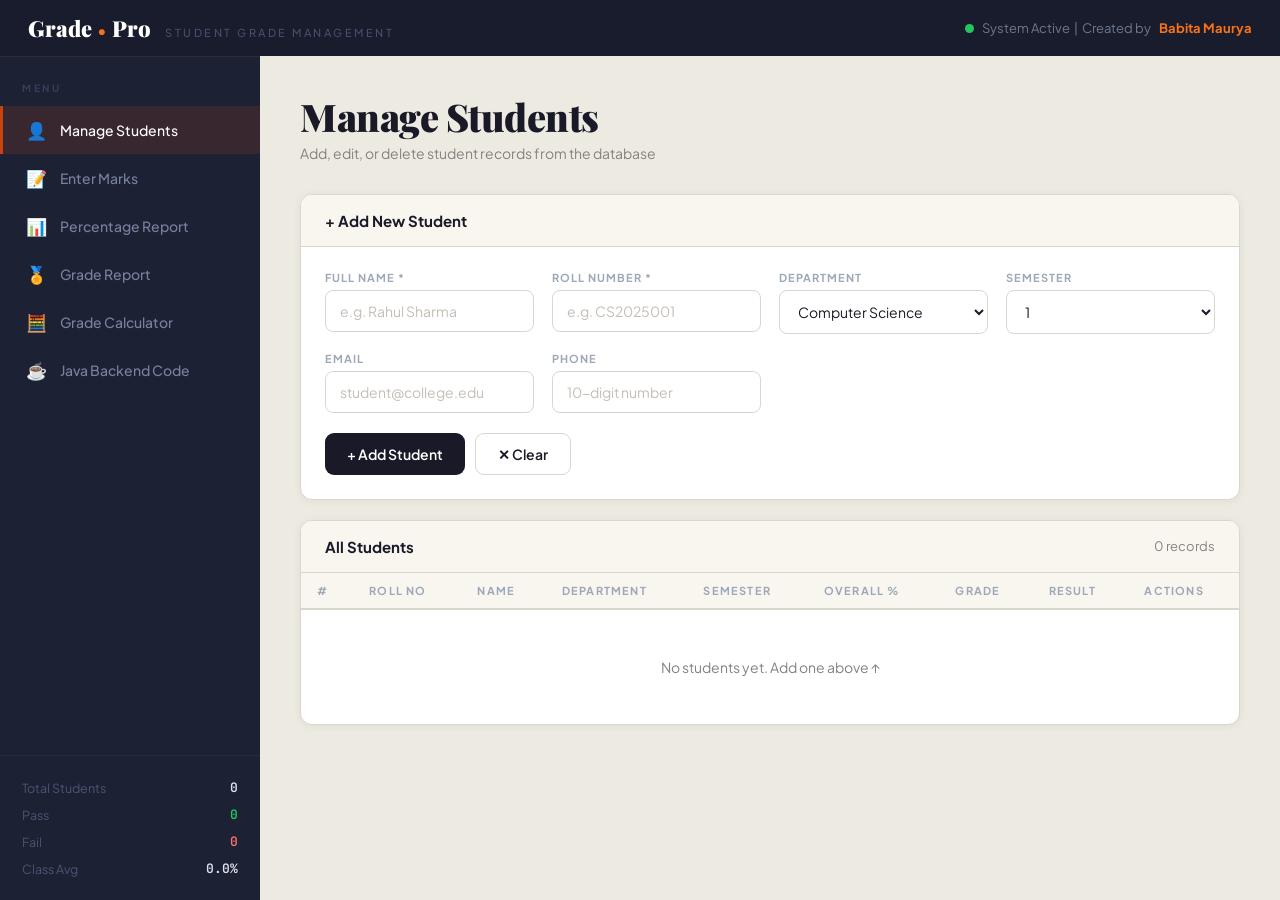
<file: index.html>
<!DOCTYPE html>
<html lang="en">
<head>
<meta charset="UTF-8">
<meta name="viewport" content="width=device-width,initial-scale=1.0">
<title>Manage Students | GradePro</title>
<link rel="stylesheet" href="style.css">
</head>
<body>

<!-- TOPBAR -->
<div class="topbar">
  <a class="logo" href="index.html">
    <span class="logo-grade">Grade</span>
    <span class="logo-dot">•</span>
    <span class="logo-pro">Pro</span>
    <span class="logo-sub">Student Grade Management</span>
  </a>
  <div class="topbar-r">
    <span class="sdot"></span>
      System Active &nbsp;|&nbsp; Created by <strong style="color:#f97316;font-weight:700">Babita Maurya</strong>
  </div>
</div>

<div class="layout">

<!-- SIDEBAR -->
<aside class="sidebar">
  <div class="sb-label">MENU</div>
  <a class="nav-link active" href="index.html"><span class="nav-icon">👤</span>Manage Students</a>
  <a class="nav-link" href="marks.html"><span class="nav-icon">📝</span>Enter Marks</a>
  <a class="nav-link" href="percentage.html"><span class="nav-icon">📊</span>Percentage Report</a>
  <a class="nav-link" href="grade.html"><span class="nav-icon">🏅</span>Grade Report</a>
  <a class="nav-link" href="calculator.html"><span class="nav-icon">🧮</span>Grade Calculator</a>
  <a class="nav-link" href="java.html"><span class="nav-icon">☕</span>Java Backend Code</a>
  <div class="sb-stats">
    <div class="sb-row"><span>Total Students</span><span class="sb-val" id="sb-total">0</span></div>
    <div class="sb-row"><span>Pass</span><span class="sb-val" style="color:#22c55e" id="sb-pass">0</span></div>
    <div class="sb-row"><span>Fail</span><span class="sb-val" style="color:#f87171" id="sb-fail">0</span></div>
    <div class="sb-row"><span>Class Avg</span><span class="sb-val" id="sb-avg">0%</span></div>
  </div>
</aside>

<!-- MAIN -->
<main class="main">
  <div class="ph">
    <h1>Manage Students</h1>
    <p>Add, edit, or delete student records from the database</p>
  </div>

  <!-- Add Student Card -->
  <div class="card">
    <div class="card-top"><h2>+ Add New Student</h2></div>
    <div class="card-body">
      <div class="form-grid">
        <div class="fg"><label>Full Name *</label><input id="n-name" type="text" placeholder="e.g. Rahul Sharma"></div>
        <div class="fg"><label>Roll Number *</label><input id="n-roll" type="text" placeholder="e.g. CS2025001"></div>
        <div class="fg"><label>Department</label>
          <select id="n-dept">
            <option>Computer Science</option><option>BCA</option><option>Data Science</option>
            <option>Cloud Computing</option><option>Printing Technology</option>
            <option>Electronics</option><option>Mechanical</option><option>Civil</option>
            <option>IT</option><option>Commerce</option><option>Arts</option>
          </select>
        </div>
        <div class="fg"><label>Semester</label>
          <select id="n-sem"><option>1</option><option>2</option><option>3</option><option>4</option><option>5</option><option>6</option><option>7</option><option>8</option></select>
        </div>
        <div class="fg"><label>Email</label><input id="n-email" type="email" placeholder="student@college.edu"></div>
        <div class="fg"><label>Phone</label><input id="n-phone" type="text" placeholder="10-digit number" maxlength="10"></div>
      </div>
      <div class="fa">
        <button class="btn btn-dark" onclick="addStu()">+ Add Student</button>
        <button class="btn btn-ghost" onclick="clearForm()">✕ Clear</button>
      </div>
    </div>
  </div>

  <!-- All Students Table -->
  <div class="card">
    <div class="card-top">
      <h2>All Students</h2>
      <span class="muted" id="stu-count" style="font-size:13px">0 records</span>
    </div>
    <div class="tw">
      <table>
        <thead><tr><th>#</th><th>Roll No</th><th>Name</th><th>Department</th><th>Semester</th><th>Overall %</th><th>Grade</th><th>Result</th><th>Actions</th></tr></thead>
        <tbody id="stu-tbody"></tbody>
      </table>
    </div>
  </div>

  <!-- Edit Card (hidden) -->
  <div class="card" id="edit-card" style="display:none">
    <div class="card-top">
      <h2>✏️ Edit Student</h2>
      <button class="btn btn-ghost" onclick="cancelEdit()" style="padding:7px 14px;font-size:13px">✕ Cancel</button>
    </div>
    <div class="card-body">
      <div class="form-grid">
        <div class="fg"><label>Full Name *</label><input id="e-name" type="text"></div>
        <div class="fg"><label>Roll (read-only)</label><input id="e-roll" type="text" readonly style="opacity:.45;cursor:not-allowed"></div>
        <div class="fg"><label>Department</label>
          <select id="e-dept">
            <option>Computer Science</option><option>BCA</option><option>Data Science</option>
            <option>Cloud Computing</option><option>Printing Technology</option>
            <option>Electronics</option><option>Mechanical</option><option>Civil</option>
            <option>IT</option><option>Commerce</option><option>Arts</option>
          </select>
        </div>
        <div class="fg"><label>Semester</label>
          <select id="e-sem"><option>1</option><option>2</option><option>3</option><option>4</option><option>5</option><option>6</option><option>7</option><option>8</option></select>
        </div>
        <div class="fg"><label>Email</label><input id="e-email" type="email"></div>
        <div class="fg"><label>Phone</label><input id="e-phone" type="text" maxlength="10"></div>
      </div>
      <div class="fa">
        <button class="btn btn-dark" onclick="saveEdit()">💾 Save Changes</button>
        <button class="btn btn-ghost" onclick="cancelEdit()">✕ Cancel</button>
      </div>
    </div>
  </div>

</main>
</div>

<div class="toast" id="toast"><span id="toast-icon">✓</span><span id="toast-msg"></span></div>

<script src="database.js"></script>
<script src="helpers.js"></script>
<script>
var editId = null;

window.onload = function() { renderTable(); updateSidebar(); };

function addStu() {
  var name=document.getElementById("n-name").value.trim();
  var roll=document.getElementById("n-roll").value.trim();
  if (!name) { showToast("Name required!","yellow"); return; }
  if (!roll)  { showToast("Roll number required!","yellow"); return; }
  if (db_rollExists(roll)) { showToast("Roll number already exists!","red"); return; }
  db_addStudent(name,roll,
    document.getElementById("n-dept").value,
    document.getElementById("n-sem").value,
    document.getElementById("n-email").value.trim(),
    document.getElementById("n-phone").value.trim()
  );
  clearForm(); renderTable(); updateSidebar();
  showToast(name+" added!","green");
}

function clearForm() {
  ["n-name","n-roll","n-email","n-phone"].forEach(function(id){ document.getElementById(id).value=""; });
}

function renderTable() {
  var list = db_getAllStudents();
  document.getElementById("stu-count").textContent = list.length+" records";
  var tb = document.getElementById("stu-tbody");
  if (!list.length) { tb.innerHTML='<tr class="empty-r"><td colspan="9">No students yet. Add one above ↑</td></tr>'; return; }
  var h="";
  for (var i=0;i<list.length;i++) {
    var s=list[i], sm=calc_summary(s.id);
    var gb='<div class="gp '+gradeClass(sm.grade)+'">'+sm.grade+'</div>';
    var rb=sm.result==="PASS"?'<span class="rb rb-p">PASS</span>':sm.result==="FAIL"?'<span class="rb rb-f">FAIL</span>':'<span class="muted">—</span>';
    var pb=sm.pct>0?progressBar(sm.pct):'<span class="muted" style="font-size:12px">No marks</span>';
    h+='<tr>'
      +'<td class="muted">'+(i+1)+'</td>'
      +'<td><span class="mono bold blue">'+s.roll+'</span></td>'
      +'<td><strong>'+s.name+'</strong>'+(s.email?'<br><span class="muted" style="font-size:12px">'+s.email+'</span>':'')+'</td>'
      +'<td>'+s.dept+'</td>'
      +'<td style="text-align:center">Sem '+s.sem+'</td>'
      +'<td>'+pb+'</td>'
      +'<td>'+gb+'</td>'
      +'<td>'+rb+'</td>'
      +'<td><div style="display:flex;gap:5px;flex-wrap:wrap">'
        +'<button class="tb tb-edit" onclick="openEdit('+s.id+')">✏️ Edit</button>'
        +'<button class="tb tb-marks" onclick="goMarks('+s.id+')">📝 Marks</button>'
        +'<button class="tb tb-del" onclick="delStu('+s.id+')">🗑️ Del</button>'
      +'</div></td>'
      +'</tr>';
  }
  tb.innerHTML = h;
}

function openEdit(id) {
  var s=db_getStudentById(id); if(!s) return;
  editId=id;
  document.getElementById("e-name").value=s.name; document.getElementById("e-roll").value=s.roll;
  document.getElementById("e-dept").value=s.dept; document.getElementById("e-sem").value=s.sem;
  document.getElementById("e-email").value=s.email; document.getElementById("e-phone").value=s.phone;
  document.getElementById("edit-card").style.display="block";
  document.getElementById("edit-card").scrollIntoView({behavior:"smooth"});
}
function saveEdit() {
  var name=document.getElementById("e-name").value.trim();
  if (!name) { showToast("Name required!","yellow"); return; }
  db_updateStudent(editId,name,document.getElementById("e-dept").value,document.getElementById("e-sem").value,document.getElementById("e-email").value.trim(),document.getElementById("e-phone").value.trim());
  cancelEdit(); renderTable(); updateSidebar(); showToast("Student updated!","green");
}
function cancelEdit() { editId=null; document.getElementById("edit-card").style.display="none"; }

function delStu(id) {
  var s=db_getStudentById(id); if(!s) return;
  if (!confirm("Delete "+s.name+"?\nAll marks will also be deleted.")) return;
  db_deleteStudent(id); renderTable(); updateSidebar(); showToast(s.name+" deleted.","red");
}
function goMarks(id) { window.location.href="marks.html?id="+id; }
</script>
</body>
</html>
</file>
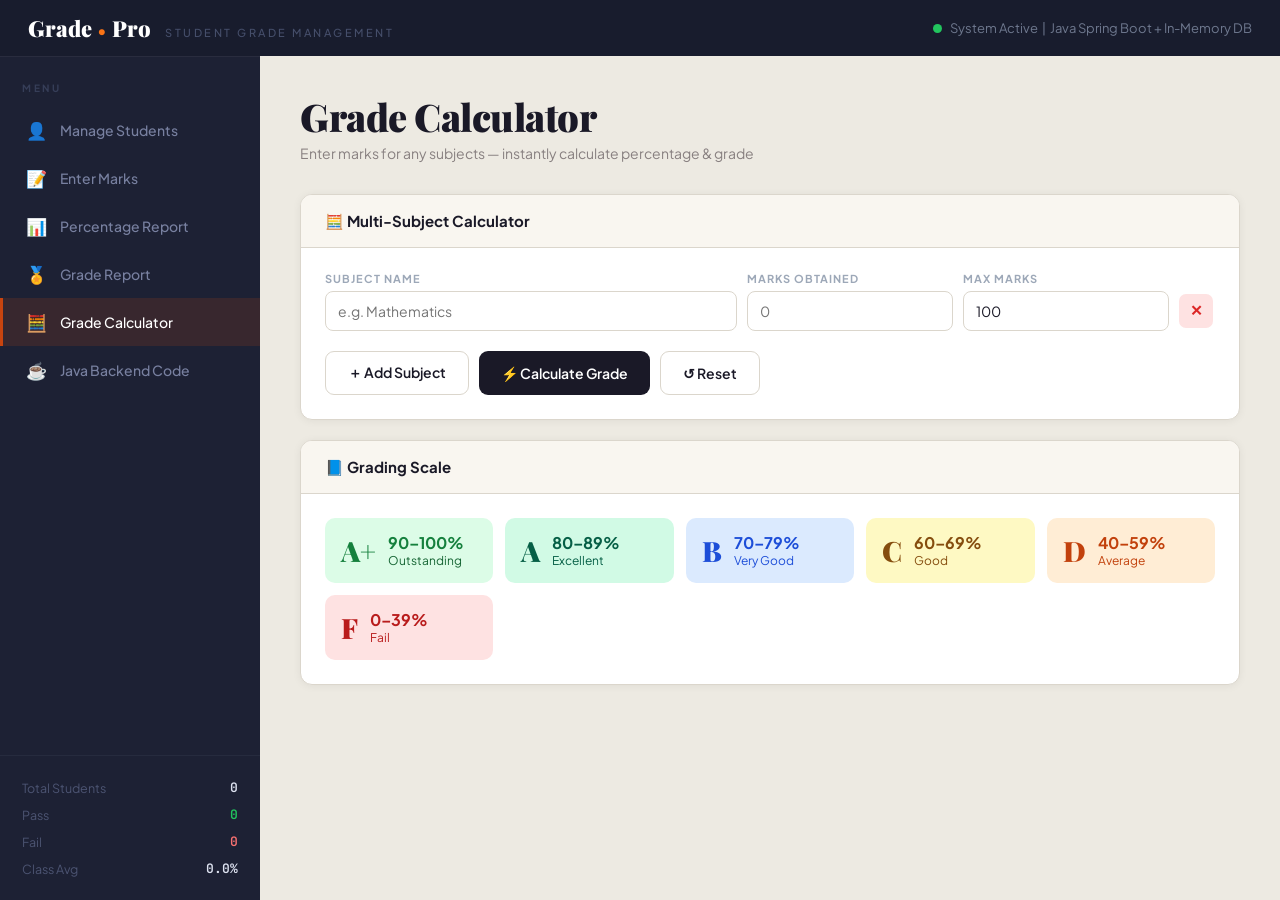
<file: calculator.html>
<!DOCTYPE html>
<html lang="en">
<head>
<meta charset="UTF-8">
<meta name="viewport" content="width=device-width,initial-scale=1.0">
<title>Grade Calculator | GradePro</title>
<link rel="stylesheet" href="style.css">
</head>
<body>

<div class="topbar">
  <a class="logo" href="index.html"><span class="logo-grade">Grade</span><span class="logo-dot">•</span><span class="logo-pro">Pro</span><span class="logo-sub">Student Grade Management</span></a>
  <div class="topbar-r"><span class="sdot"></span>System Active &nbsp;|&nbsp; Java Spring Boot + In-Memory DB</div>
</div>

<div class="layout">
<aside class="sidebar">
  <div class="sb-label">MENU</div>
  <a class="nav-link" href="index.html"><span class="nav-icon">👤</span>Manage Students</a>
  <a class="nav-link" href="marks.html"><span class="nav-icon">📝</span>Enter Marks</a>
  <a class="nav-link" href="percentage.html"><span class="nav-icon">📊</span>Percentage Report</a>
  <a class="nav-link" href="grade.html"><span class="nav-icon">🏅</span>Grade Report</a>
  <a class="nav-link active" href="calculator.html"><span class="nav-icon">🧮</span>Grade Calculator</a>
  <a class="nav-link" href="java.html"><span class="nav-icon">☕</span>Java Backend Code</a>
  <div class="sb-stats">
    <div class="sb-row"><span>Total Students</span><span class="sb-val" id="sb-total">0</span></div>
    <div class="sb-row"><span>Pass</span><span class="sb-val" style="color:#22c55e" id="sb-pass">0</span></div>
    <div class="sb-row"><span>Fail</span><span class="sb-val" style="color:#f87171" id="sb-fail">0</span></div>
    <div class="sb-row"><span>Class Avg</span><span class="sb-val" id="sb-avg">0%</span></div>
  </div>
</aside>

<main class="main">
  <div class="ph"><h1>Grade Calculator</h1><p>Enter marks for any subjects — instantly calculate percentage &amp; grade</p></div>

  <div class="card">
    <div class="card-top"><h2>🧮 Multi-Subject Calculator</h2></div>
    <div class="card-body">
      <div class="cr" style="margin-bottom:6px">
        <div style="font-size:11px;font-weight:700;text-transform:uppercase;letter-spacing:1px;color:#9da8b8">Subject Name</div>
        <div style="font-size:11px;font-weight:700;text-transform:uppercase;letter-spacing:1px;color:#9da8b8">Marks Obtained</div>
        <div style="font-size:11px;font-weight:700;text-transform:uppercase;letter-spacing:1px;color:#9da8b8">Max Marks</div>
        <div></div>
      </div>
      <div id="cr-rows"></div>
      <div class="fa">
        <button class="btn btn-ghost" onclick="addRow()">＋ Add Subject</button>
        <button class="btn btn-dark" onclick="calculate()">⚡ Calculate Grade</button>
        <button class="btn btn-ghost" onclick="resetAll()">↺ Reset</button>
      </div>
      <div class="res-box" id="res-box">
        <div style="display:flex;gap:32px;align-items:flex-start;flex-wrap:wrap">
          <div>
            <div style="font-size:11px;text-transform:uppercase;letter-spacing:1.5px;color:#6070a0;margin-bottom:6px">Overall Grade</div>
            <div class="res-g" id="res-g">A</div>
            <span class="res-t" id="res-t"></span>
          </div>
          <div style="flex:1">
            <div class="res-p" id="res-p">0%</div>
            <div class="res-m" id="res-m"></div>
          </div>
        </div>
      </div>
    </div>
  </div>

  <div class="card">
    <div class="card-top"><h2>📘 Grading Scale</h2></div>
    <div class="card-body">
      <div class="scale-grid">
        <div class="scale-box" style="background:#dcfce7"><span class="scale-ltr" style="color:#15803d">A+</span><div><div style="font-weight:700;color:#15803d">90–100%</div><div style="font-size:12px;color:#166534">Outstanding</div></div></div>
        <div class="scale-box" style="background:#d1fae5"><span class="scale-ltr" style="color:#065f46">A</span><div><div style="font-weight:700;color:#065f46">80–89%</div><div style="font-size:12px;color:#065f46">Excellent</div></div></div>
        <div class="scale-box" style="background:#dbeafe"><span class="scale-ltr" style="color:#1d4ed8">B</span><div><div style="font-weight:700;color:#1d4ed8">70–79%</div><div style="font-size:12px;color:#1d4ed8">Very Good</div></div></div>
        <div class="scale-box" style="background:#fef9c3"><span class="scale-ltr" style="color:#854d0e">C</span><div><div style="font-weight:700;color:#854d0e">60–69%</div><div style="font-size:12px;color:#854d0e">Good</div></div></div>
        <div class="scale-box" style="background:#ffedd5"><span class="scale-ltr" style="color:#c2410c">D</span><div><div style="font-weight:700;color:#c2410c">40–59%</div><div style="font-size:12px;color:#c2410c">Average</div></div></div>
        <div class="scale-box" style="background:#fee2e2"><span class="scale-ltr" style="color:#b91c1c">F</span><div><div style="font-weight:700;color:#b91c1c">0–39%</div><div style="font-size:12px;color:#b91c1c">Fail</div></div></div>
      </div>
    </div>
  </div>
</main>
</div>

<div class="toast" id="toast"><span id="toast-icon">✓</span><span id="toast-msg"></span></div>
<script src="database.js"></script>
<script src="helpers.js"></script>
<script>
var rn=0;
window.onload=function(){ updateSidebar(); addRow(); };

function addRow(){
  var id=rn++, d=document.createElement("div");
  d.className="cr"; d.id="cr-"+id;
  d.innerHTML='<input type="text" id="cs-'+id+'" placeholder="e.g. Mathematics">'
    +'<input type="number" id="co-'+id+'" placeholder="0" min="0">'
    +'<input type="number" id="cm-'+id+'" value="100" min="1">'
    +'<button class="cr-rm" onclick="rmRow('+id+')">✕</button>';
  document.getElementById("cr-rows").appendChild(d);
}
function rmRow(id){
  var el=document.getElementById("cr-"+id); if(el) el.remove();
  document.getElementById("res-box").classList.remove("show");
}
function calculate(){
  var rows=document.querySelectorAll("#cr-rows .cr");
  if(!rows.length){showToast("Add at least one subject!","yellow");return;}
  var tO=0,tM=0,meta="",valid=0;
  for(var i=0;i<rows.length;i++){
    var rid=rows[i].id.replace("cr-","");
    var sub=(document.getElementById("cs-"+rid)||{value:""}).value||("Subject "+(i+1));
    var oEl=document.getElementById("co-"+rid), mEl=document.getElementById("cm-"+rid);
    if(!oEl||oEl.value==="") continue;
    var obt=parseFloat(oEl.value), mx=parseFloat(mEl.value)||100;
    if(isNaN(obt)||obt<0){showToast("Invalid marks in row "+(i+1),"red");return;}
    if(obt>mx){showToast(sub+": marks exceed max!","yellow");return;}
    var sp=calc_pct(obt,mx), sg=calc_grade(sp);
    tO+=obt; tM+=mx; valid++;
    meta+=sub+": "+obt+"/"+mx+' = <strong style="color:#fff">'+sp+'%</strong> ('+sg+')<br>';
  }
  if(!valid){showToast("Enter marks first!","yellow");return;}
  var pct=calc_pct(tO,tM), gr=calc_grade(pct);
  var tags={"A+":["Outstanding 🌟","#dcfce7","#15803d"],"A":["Excellent 🎯","#d1fae5","#065f46"],"B":["Very Good 👍","#dbeafe","#1d4ed8"],"C":["Good 📖","#fef9c3","#854d0e"],"D":["Average ⚠️","#ffedd5","#c2410c"],"F":["Failed ✗","#fee2e2","#b91c1c"]};
  var t=tags[gr]||["","#eee","#333"];
  document.getElementById("res-g").textContent=gr;
  document.getElementById("res-p").textContent=pct+"% Overall";
  document.getElementById("res-m").innerHTML=meta+"<br>Total: "+tO+" / "+tM;
  var tag=document.getElementById("res-t"); tag.textContent=t[0]; tag.style.background=t[1]; tag.style.color=t[2];
  document.getElementById("res-box").classList.add("show");
  document.getElementById("res-box").scrollIntoView({behavior:"smooth"});
}
function resetAll(){ document.getElementById("cr-rows").innerHTML=""; document.getElementById("res-box").classList.remove("show"); rn=0; addRow(); }
</script>
</body>
</html>
</file>
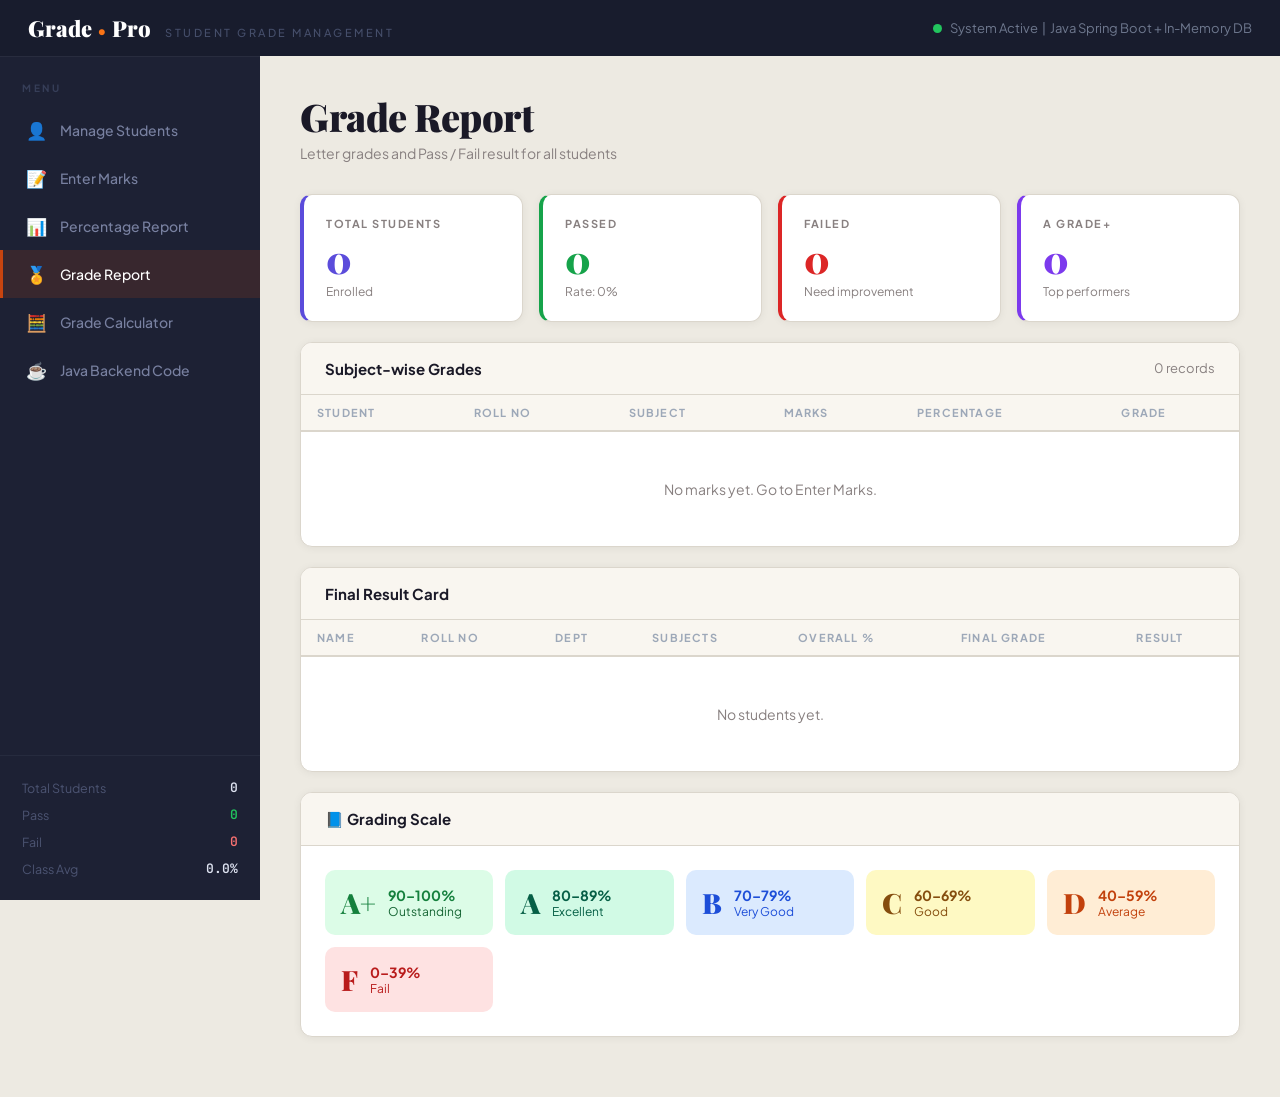
<file: grade.html>
<!DOCTYPE html>
<html lang="en">
<head>
<meta charset="UTF-8">
<meta name="viewport" content="width=device-width,initial-scale=1.0">
<title>Grade Report | GradePro</title>
<link rel="stylesheet" href="style.css">
</head>
<body>

<div class="topbar">
  <a class="logo" href="index.html"><span class="logo-grade">Grade</span><span class="logo-dot">•</span><span class="logo-pro">Pro</span><span class="logo-sub">Student Grade Management</span></a>
  <div class="topbar-r"><span class="sdot"></span>System Active &nbsp;|&nbsp; Java Spring Boot + In-Memory DB</div>
</div>

<div class="layout">
<aside class="sidebar">
  <div class="sb-label">MENU</div>
  <a class="nav-link" href="index.html"><span class="nav-icon">👤</span>Manage Students</a>
  <a class="nav-link" href="marks.html"><span class="nav-icon">📝</span>Enter Marks</a>
  <a class="nav-link" href="percentage.html"><span class="nav-icon">📊</span>Percentage Report</a>
  <a class="nav-link active" href="grade.html"><span class="nav-icon">🏅</span>Grade Report</a>
  <a class="nav-link" href="calculator.html"><span class="nav-icon">🧮</span>Grade Calculator</a>
  <a class="nav-link" href="java.html"><span class="nav-icon">☕</span>Java Backend Code</a>
  <div class="sb-stats">
    <div class="sb-row"><span>Total Students</span><span class="sb-val" id="sb-total">0</span></div>
    <div class="sb-row"><span>Pass</span><span class="sb-val" style="color:#22c55e" id="sb-pass">0</span></div>
    <div class="sb-row"><span>Fail</span><span class="sb-val" style="color:#f87171" id="sb-fail">0</span></div>
    <div class="sb-row"><span>Class Avg</span><span class="sb-val" id="sb-avg">0%</span></div>
  </div>
</aside>

<main class="main">
  <div class="ph"><h1>Grade Report</h1><p>Letter grades and Pass / Fail result for all students</p></div>

  <div class="stat-grid" id="grade-stats"></div>

  <div class="card">
    <div class="card-top"><h2>Subject-wise Grades</h2><span class="muted" id="g-cnt" style="font-size:13px">0 records</span></div>
    <div class="tw">
      <table>
        <thead><tr><th>Student</th><th>Roll No</th><th>Subject</th><th>Marks</th><th>Percentage</th><th>Grade</th></tr></thead>
        <tbody id="g-tbody"></tbody>
      </table>
    </div>
  </div>

  <div class="card">
    <div class="card-top"><h2>Final Result Card</h2></div>
    <div class="tw">
      <table>
        <thead><tr><th>Name</th><th>Roll No</th><th>Dept</th><th>Subjects</th><th>Overall %</th><th>Final Grade</th><th>Result</th></tr></thead>
        <tbody id="r-tbody"></tbody>
      </table>
    </div>
  </div>

  <!-- Grading Scale -->
  <div class="card">
    <div class="card-top"><h2>📘 Grading Scale</h2></div>
    <div class="card-body">
      <div class="scale-grid">
        <div class="scale-box" style="background:#dcfce7"><span class="scale-ltr" style="color:#15803d">A+</span><div><div style="font-weight:700;color:#15803d;font-size:14px">90–100%</div><div style="font-size:12px;color:#166534">Outstanding</div></div></div>
        <div class="scale-box" style="background:#d1fae5"><span class="scale-ltr" style="color:#065f46">A</span><div><div style="font-weight:700;color:#065f46;font-size:14px">80–89%</div><div style="font-size:12px;color:#065f46">Excellent</div></div></div>
        <div class="scale-box" style="background:#dbeafe"><span class="scale-ltr" style="color:#1d4ed8">B</span><div><div style="font-weight:700;color:#1d4ed8;font-size:14px">70–79%</div><div style="font-size:12px;color:#1d4ed8">Very Good</div></div></div>
        <div class="scale-box" style="background:#fef9c3"><span class="scale-ltr" style="color:#854d0e">C</span><div><div style="font-weight:700;color:#854d0e;font-size:14px">60–69%</div><div style="font-size:12px;color:#854d0e">Good</div></div></div>
        <div class="scale-box" style="background:#ffedd5"><span class="scale-ltr" style="color:#c2410c">D</span><div><div style="font-weight:700;color:#c2410c;font-size:14px">40–59%</div><div style="font-size:12px;color:#c2410c">Average</div></div></div>
        <div class="scale-box" style="background:#fee2e2"><span class="scale-ltr" style="color:#b91c1c">F</span><div><div style="font-weight:700;color:#b91c1c;font-size:14px">0–39%</div><div style="font-size:12px;color:#b91c1c">Fail</div></div></div>
      </div>
    </div>
  </div>
</main>
</div>

<div class="toast" id="toast"><span id="toast-icon">✓</span><span id="toast-msg"></span></div>
<script src="database.js"></script>
<script src="helpers.js"></script>
<script>
window.onload=function(){ updateSidebar(); renderGStats(); renderGrades(); renderResults(); };

function sc(l,v,s,c){return '<div class="stat-card" style="--sc:'+c+'"><div class="sc-lbl">'+l+'</div><div class="sc-val">'+v+'</div><div class="sc-sub">'+s+'</div></div>';}

function renderGStats(){
  var list=db_getAllStudents(),total=list.length,pass=0,fail=0,aGr=0;
  for(var i=0;i<list.length;i++){var sm=calc_summary(list[i].id);if(sm.result==="PASS")pass++;if(sm.result==="FAIL")fail++;if(sm.grade==="A"||sm.grade==="A+")aGr++;}
  var rate=total?Math.round((pass/total)*100):0;
  document.getElementById("grade-stats").innerHTML=
    sc("Total Students",total,"Enrolled","#5b4cdb")+
    sc("Passed",pass,"Rate: "+rate+"%","#16a34a")+
    sc("Failed",fail,"Need improvement","#dc2626")+
    sc("A Grade+",aGr,"Top performers","#7c3aed");
}
function renderGrades(){
  var g=db_getAllGrades(),tb=document.getElementById("g-tbody");
  document.getElementById("g-cnt").textContent=g.length+" records";
  if(!g.length){tb.innerHTML='<tr class="empty-r"><td colspan="6">No marks yet. Go to Enter Marks.</td></tr>';return;}
  var h="";
  for(var i=0;i<g.length;i++){
    var r=g[i],s=db_getStudentById(r.studentId),pct=calc_pct(r.marks,r.max),gr=calc_grade(pct),c=pctColor(pct);
    h+='<tr><td><strong>'+(s?s.name:"—")+'</strong></td><td><span class="mono bold blue">'+(s?s.roll:"—")+'</span></td><td>'+r.subject+'</td><td class="mono bold">'+r.marks+'/'+r.max+'</td><td style="color:'+c+';font-weight:700;font-family:JetBrains Mono,monospace">'+pct+'%</td><td><div class="gp '+gradeClass(gr)+'">'+gr+'</div></td></tr>';
  }
  tb.innerHTML=h;
}
function renderResults(){
  var list=db_getAllStudents(),tb=document.getElementById("r-tbody");
  if(!list.length){tb.innerHTML='<tr class="empty-r"><td colspan="7">No students yet.</td></tr>';return;}
  var h="";
  for(var i=0;i<list.length;i++){
    var s=list[i],gs=db_getGradesByStudentId(s.id),sm=calc_summary(s.id);
    var gb='<div class="gp '+gradeClass(sm.grade)+'">'+sm.grade+'</div>';
    var rb=sm.result==="PASS"?'<span class="rb rb-p">✓ PASS</span>':sm.result==="FAIL"?'<span class="rb rb-f">✗ FAIL</span>':'<span class="muted">—</span>';
    h+='<tr><td><strong>'+s.name+'</strong></td><td><span class="mono bold blue">'+s.roll+'</span></td><td class="muted">'+s.dept+'</td><td class="mono" style="text-align:center">'+gs.length+'</td><td>'+(sm.pct>0?progressBar(sm.pct):'<span class="muted">No marks</span>')+'</td><td>'+gb+'</td><td>'+rb+'</td></tr>';
  }
  tb.innerHTML=h;
}
</script>
</body>
</html>
</file>
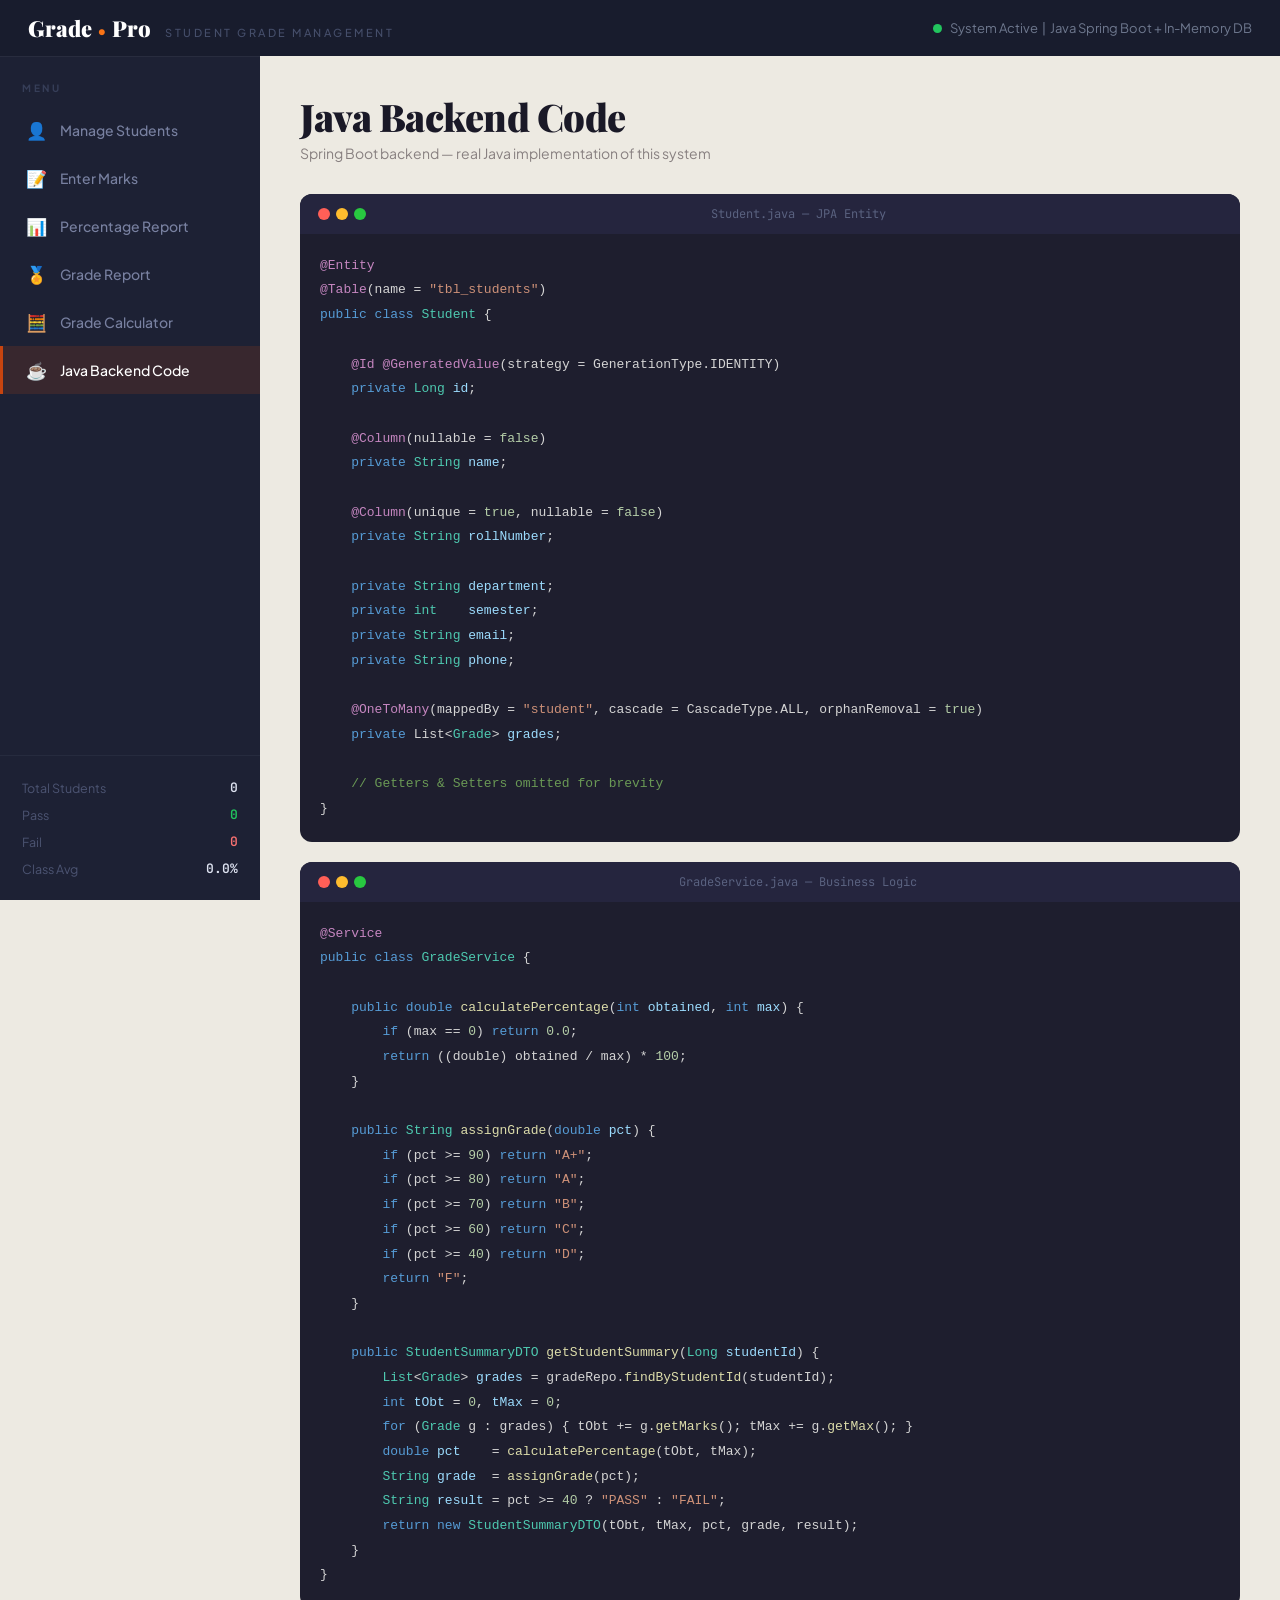
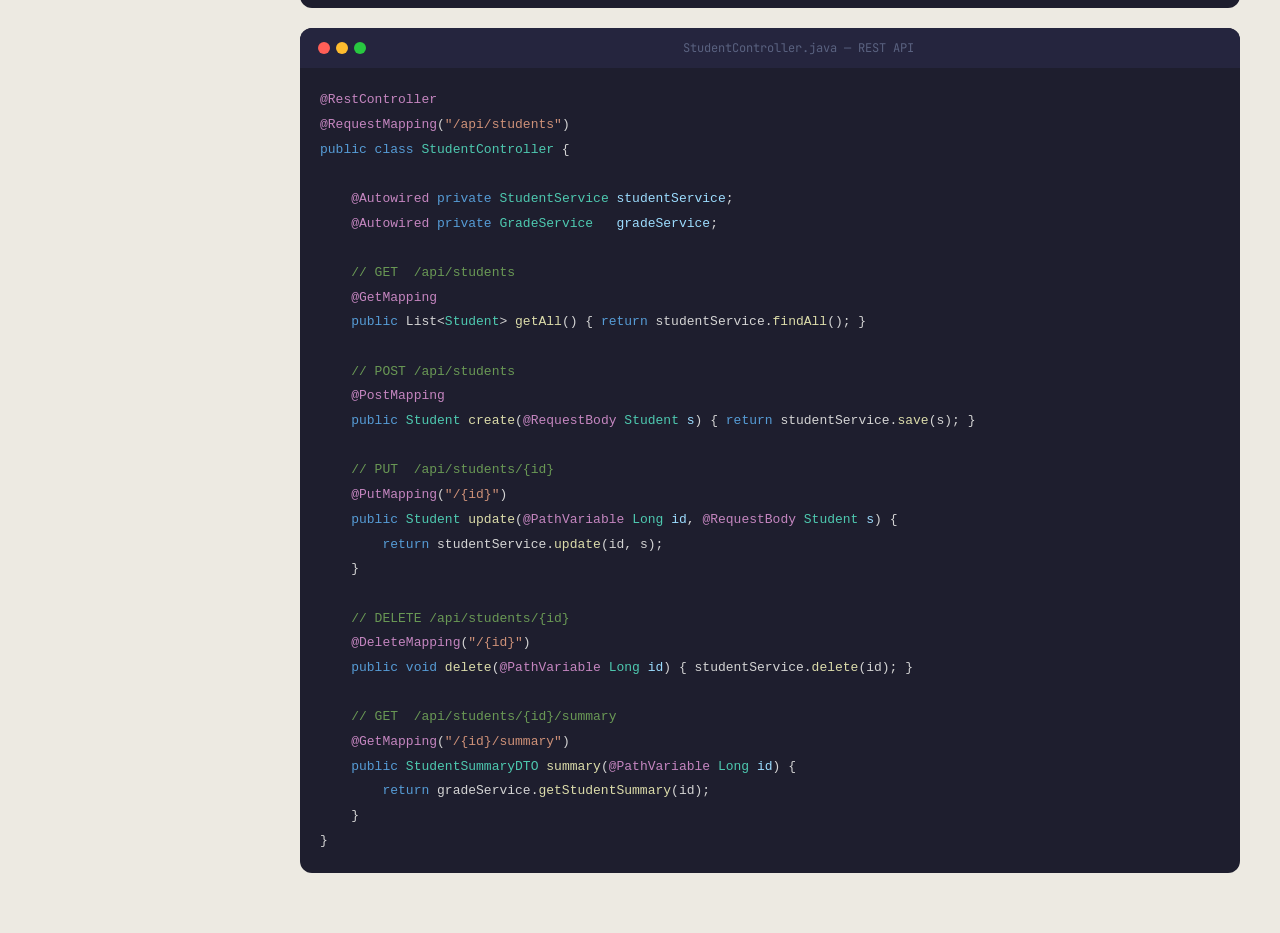
<file: java.html>
<!DOCTYPE html>
<html lang="en">
<head>
<meta charset="UTF-8">
<meta name="viewport" content="width=device-width,initial-scale=1.0">
<title>Java Backend Code | GradePro</title>
<link rel="stylesheet" href="style.css">
</head>
<body>

<div class="topbar">
  <a class="logo" href="index.html"><span class="logo-grade">Grade</span><span class="logo-dot">•</span><span class="logo-pro">Pro</span><span class="logo-sub">Student Grade Management</span></a>
  <div class="topbar-r"><span class="sdot"></span>System Active &nbsp;|&nbsp; Java Spring Boot + In-Memory DB</div>
</div>

<div class="layout">
<aside class="sidebar">
  <div class="sb-label">MENU</div>
  <a class="nav-link" href="index.html"><span class="nav-icon">👤</span>Manage Students</a>
  <a class="nav-link" href="marks.html"><span class="nav-icon">📝</span>Enter Marks</a>
  <a class="nav-link" href="percentage.html"><span class="nav-icon">📊</span>Percentage Report</a>
  <a class="nav-link" href="grade.html"><span class="nav-icon">🏅</span>Grade Report</a>
  <a class="nav-link" href="calculator.html"><span class="nav-icon">🧮</span>Grade Calculator</a>
  <a class="nav-link active" href="java.html"><span class="nav-icon">☕</span>Java Backend Code</a>
  <div class="sb-stats">
    <div class="sb-row"><span>Total Students</span><span class="sb-val" id="sb-total">0</span></div>
    <div class="sb-row"><span>Pass</span><span class="sb-val" style="color:#22c55e" id="sb-pass">0</span></div>
    <div class="sb-row"><span>Fail</span><span class="sb-val" style="color:#f87171" id="sb-fail">0</span></div>
    <div class="sb-row"><span>Class Avg</span><span class="sb-val" id="sb-avg">0%</span></div>
  </div>
</aside>

<main class="main">
  <div class="ph"><h1>Java Backend Code</h1><p>Spring Boot backend — real Java implementation of this system</p></div>

  <!-- Student.java -->
  <div class="code-panel">
    <div class="code-head">
      <div class="code-dots"><div class="code-dot" style="background:#ff5f57"></div><div class="code-dot" style="background:#febc2e"></div><div class="code-dot" style="background:#28c840"></div></div>
      <div class="code-title">Student.java — JPA Entity</div>
    </div>
    <div class="code-body"><pre style="color:#d4d4d4;white-space:pre-wrap"><span class="jp">@Entity</span>
<span class="jp">@Table</span>(name = <span class="js">"tbl_students"</span>)
<span class="jk">public class</span> <span class="jt">Student</span> {

    <span class="jp">@Id</span> <span class="jp">@GeneratedValue</span>(strategy = GenerationType.IDENTITY)
    <span class="jk">private</span> <span class="jt">Long</span> <span class="jv">id</span>;

    <span class="jp">@Column</span>(nullable = <span class="jn">false</span>)
    <span class="jk">private</span> <span class="jt">String</span> <span class="jv">name</span>;

    <span class="jp">@Column</span>(unique = <span class="jn">true</span>, nullable = <span class="jn">false</span>)
    <span class="jk">private</span> <span class="jt">String</span> <span class="jv">rollNumber</span>;

    <span class="jk">private</span> <span class="jt">String</span> <span class="jv">department</span>;
    <span class="jk">private</span> <span class="jt">int</span>    <span class="jv">semester</span>;
    <span class="jk">private</span> <span class="jt">String</span> <span class="jv">email</span>;
    <span class="jk">private</span> <span class="jt">String</span> <span class="jv">phone</span>;

    <span class="jp">@OneToMany</span>(mappedBy = <span class="js">"student"</span>, cascade = CascadeType.ALL, orphanRemoval = <span class="jn">true</span>)
    <span class="jk">private</span> List&lt;<span class="jt">Grade</span>&gt; <span class="jv">grades</span>;

    <span class="jc">// Getters &amp; Setters omitted for brevity</span>
}</pre></div>
  </div>

  <!-- GradeService.java -->
  <div class="code-panel">
    <div class="code-head">
      <div class="code-dots"><div class="code-dot" style="background:#ff5f57"></div><div class="code-dot" style="background:#febc2e"></div><div class="code-dot" style="background:#28c840"></div></div>
      <div class="code-title">GradeService.java — Business Logic</div>
    </div>
    <div class="code-body"><pre style="color:#d4d4d4;white-space:pre-wrap"><span class="jp">@Service</span>
<span class="jk">public class</span> <span class="jt">GradeService</span> {

    <span class="jk">public double</span> <span class="jm">calculatePercentage</span>(<span class="jk">int</span> <span class="jv">obtained</span>, <span class="jk">int</span> <span class="jv">max</span>) {
        <span class="jk">if</span> (max == <span class="jn">0</span>) <span class="jk">return</span> <span class="jn">0.0</span>;
        <span class="jk">return</span> ((double) obtained / max) * <span class="jn">100</span>;
    }

    <span class="jk">public</span> <span class="jt">String</span> <span class="jm">assignGrade</span>(<span class="jk">double</span> <span class="jv">pct</span>) {
        <span class="jk">if</span> (pct &gt;= <span class="jn">90</span>) <span class="jk">return</span> <span class="js">"A+"</span>;
        <span class="jk">if</span> (pct &gt;= <span class="jn">80</span>) <span class="jk">return</span> <span class="js">"A"</span>;
        <span class="jk">if</span> (pct &gt;= <span class="jn">70</span>) <span class="jk">return</span> <span class="js">"B"</span>;
        <span class="jk">if</span> (pct &gt;= <span class="jn">60</span>) <span class="jk">return</span> <span class="js">"C"</span>;
        <span class="jk">if</span> (pct &gt;= <span class="jn">40</span>) <span class="jk">return</span> <span class="js">"D"</span>;
        <span class="jk">return</span> <span class="js">"F"</span>;
    }

    <span class="jk">public</span> <span class="jt">StudentSummaryDTO</span> <span class="jm">getStudentSummary</span>(<span class="jt">Long</span> <span class="jv">studentId</span>) {
        <span class="jt">List</span>&lt;<span class="jt">Grade</span>&gt; <span class="jv">grades</span> = gradeRepo.<span class="jm">findByStudentId</span>(studentId);
        <span class="jk">int</span> <span class="jv">tObt</span> = <span class="jn">0</span>, <span class="jv">tMax</span> = <span class="jn">0</span>;
        <span class="jk">for</span> (<span class="jt">Grade</span> g : grades) { tObt += g.<span class="jm">getMarks</span>(); tMax += g.<span class="jm">getMax</span>(); }
        <span class="jk">double</span> <span class="jv">pct</span>    = <span class="jm">calculatePercentage</span>(tObt, tMax);
        <span class="jt">String</span> <span class="jv">grade</span>  = <span class="jm">assignGrade</span>(pct);
        <span class="jt">String</span> <span class="jv">result</span> = pct &gt;= <span class="jn">40</span> ? <span class="js">"PASS"</span> : <span class="js">"FAIL"</span>;
        <span class="jk">return new</span> <span class="jt">StudentSummaryDTO</span>(tObt, tMax, pct, grade, result);
    }
}</pre></div>
  </div>

  <!-- StudentController.java -->
  <div class="code-panel">
    <div class="code-head">
      <div class="code-dots"><div class="code-dot" style="background:#ff5f57"></div><div class="code-dot" style="background:#febc2e"></div><div class="code-dot" style="background:#28c840"></div></div>
      <div class="code-title">StudentController.java — REST API</div>
    </div>
    <div class="code-body"><pre style="color:#d4d4d4;white-space:pre-wrap"><span class="jp">@RestController</span>
<span class="jp">@RequestMapping</span>(<span class="js">"/api/students"</span>)
<span class="jk">public class</span> <span class="jt">StudentController</span> {

    <span class="jp">@Autowired</span> <span class="jk">private</span> <span class="jt">StudentService</span> <span class="jv">studentService</span>;
    <span class="jp">@Autowired</span> <span class="jk">private</span> <span class="jt">GradeService</span>   <span class="jv">gradeService</span>;

    <span class="jc">// GET  /api/students</span>
    <span class="jp">@GetMapping</span>
    <span class="jk">public</span> List&lt;<span class="jt">Student</span>&gt; <span class="jm">getAll</span>() { <span class="jk">return</span> studentService.<span class="jm">findAll</span>(); }

    <span class="jc">// POST /api/students</span>
    <span class="jp">@PostMapping</span>
    <span class="jk">public</span> <span class="jt">Student</span> <span class="jm">create</span>(<span class="jp">@RequestBody</span> <span class="jt">Student</span> <span class="jv">s</span>) { <span class="jk">return</span> studentService.<span class="jm">save</span>(s); }

    <span class="jc">// PUT  /api/students/{id}</span>
    <span class="jp">@PutMapping</span>(<span class="js">"/{id}"</span>)
    <span class="jk">public</span> <span class="jt">Student</span> <span class="jm">update</span>(<span class="jp">@PathVariable</span> <span class="jt">Long</span> <span class="jv">id</span>, <span class="jp">@RequestBody</span> <span class="jt">Student</span> <span class="jv">s</span>) {
        <span class="jk">return</span> studentService.<span class="jm">update</span>(id, s);
    }

    <span class="jc">// DELETE /api/students/{id}</span>
    <span class="jp">@DeleteMapping</span>(<span class="js">"/{id}"</span>)
    <span class="jk">public void</span> <span class="jm">delete</span>(<span class="jp">@PathVariable</span> <span class="jt">Long</span> <span class="jv">id</span>) { studentService.<span class="jm">delete</span>(id); }

    <span class="jc">// GET  /api/students/{id}/summary</span>
    <span class="jp">@GetMapping</span>(<span class="js">"/{id}/summary"</span>)
    <span class="jk">public</span> <span class="jt">StudentSummaryDTO</span> <span class="jm">summary</span>(<span class="jp">@PathVariable</span> <span class="jt">Long</span> <span class="jv">id</span>) {
        <span class="jk">return</span> gradeService.<span class="jm">getStudentSummary</span>(id);
    }
}</pre></div>
  </div>

</main>
</div>

<div class="toast" id="toast"><span id="toast-icon">✓</span><span id="toast-msg"></span></div>
<script src="database.js"></script>
<script src="helpers.js"></script>
<script>window.onload=function(){ updateSidebar(); };</script>
</body>
</html>
</file>
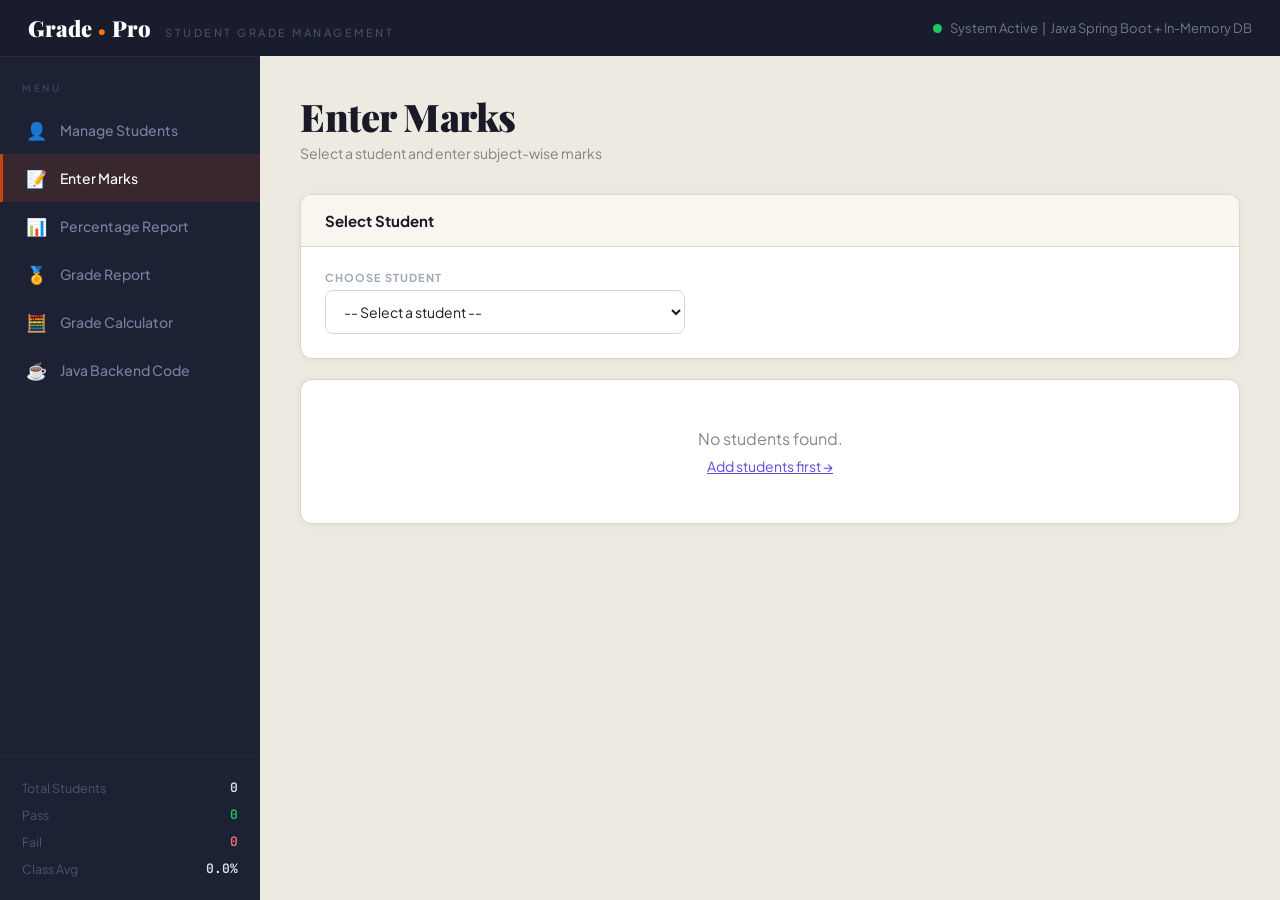
<file: marks.html>
<!DOCTYPE html>
<html lang="en">
<head>
<meta charset="UTF-8">
<meta name="viewport" content="width=device-width,initial-scale=1.0">
<title>Enter Marks | GradePro</title>
<link rel="stylesheet" href="style.css">
</head>
<body>

<div class="topbar">
  <a class="logo" href="index.html"><span class="logo-grade">Grade</span><span class="logo-dot">•</span><span class="logo-pro">Pro</span><span class="logo-sub">Student Grade Management</span></a>
  <div class="topbar-r"><span class="sdot"></span>System Active &nbsp;|&nbsp; Java Spring Boot + In-Memory DB</div>
</div>

<div class="layout">
<aside class="sidebar">
  <div class="sb-label">MENU</div>
  <a class="nav-link" href="index.html"><span class="nav-icon">👤</span>Manage Students</a>
  <a class="nav-link active" href="marks.html"><span class="nav-icon">📝</span>Enter Marks</a>
  <a class="nav-link" href="percentage.html"><span class="nav-icon">📊</span>Percentage Report</a>
  <a class="nav-link" href="grade.html"><span class="nav-icon">🏅</span>Grade Report</a>
  <a class="nav-link" href="calculator.html"><span class="nav-icon">🧮</span>Grade Calculator</a>
  <a class="nav-link" href="java.html"><span class="nav-icon">☕</span>Java Backend Code</a>
  <div class="sb-stats">
    <div class="sb-row"><span>Total Students</span><span class="sb-val" id="sb-total">0</span></div>
    <div class="sb-row"><span>Pass</span><span class="sb-val" style="color:#22c55e" id="sb-pass">0</span></div>
    <div class="sb-row"><span>Fail</span><span class="sb-val" style="color:#f87171" id="sb-fail">0</span></div>
    <div class="sb-row"><span>Class Avg</span><span class="sb-val" id="sb-avg">0%</span></div>
  </div>
</aside>

<main class="main">
  <div class="ph"><h1>Enter Marks</h1><p>Select a student and enter subject-wise marks</p></div>

  <div class="card">
    <div class="card-top"><h2>Select Student</h2></div>
    <div class="card-body">
      <div class="fg" style="max-width:360px">
        <label>Choose Student</label>
        <select id="stu-sel" onchange="loadForm()"><option value="">-- Select a student --</option></select>
      </div>
    </div>
  </div>

  <div class="card" id="marks-card" style="display:none">
    <div class="card-top"><h2 id="marks-title">Marks Entry</h2></div>
    <div class="card-body">
      <div class="tw">
        <table>
          <thead><tr><th>Subject</th><th>Marks Obtained</th><th>Max Marks</th><th>Status</th></tr></thead>
          <tbody id="marks-tbody"></tbody>
        </table>
      </div>
      <div class="fa" style="margin-top:20px">
        <button class="btn btn-dark" onclick="saveMarks()">💾 Save All Marks</button>
        <button class="btn btn-ghost" onclick="clearInputs()">✕ Clear</button>
      </div>
    </div>
  </div>

  <div class="card" id="no-stu" style="display:none">
    <div class="card-body" style="text-align:center;padding:48px">
      <p style="font-size:16px;color:#888">No students found.</p>
      <p style="margin-top:8px;font-size:14px"><a href="index.html" style="color:#5b4cdb">Add students first →</a></p>
    </div>
  </div>
</main>
</div>

<div class="toast" id="toast"><span id="toast-icon">✓</span><span id="toast-msg"></span></div>
<script src="database.js"></script>
<script src="helpers.js"></script>
<script>
var SUBJ=["Mathematics","Physics","Chemistry","Programming","Data Structures","DBMS","Networks","Operating System"];

window.onload=function(){
  updateSidebar();
  var list=db_getAllStudents(), sel=document.getElementById("stu-sel");
  if (!list.length) { document.getElementById("no-stu").style.display="block"; return; }
  for (var i=0;i<list.length;i++) {
    var o=document.createElement("option"); o.value=list[i].id;
    o.textContent=list[i].name+" ("+list[i].roll+")"; sel.appendChild(o);
  }
  var p=new URLSearchParams(window.location.search).get("id");
  if (p) { sel.value=p; loadForm(); }
};

function loadForm(){
  var sid=parseInt(document.getElementById("stu-sel").value);
  if (!sid) { document.getElementById("marks-card").style.display="none"; return; }
  var s=db_getStudentById(sid); if(!s) return;
  document.getElementById("marks-title").textContent="Marks: "+s.name+" ("+s.roll+")";
  var ex=db_getGradesByStudentId(sid), h="";
  for (var i=0;i<SUBJ.length;i++){
    var sub=SUBJ[i], key=sub.replace(/\s+/g,"_"), found=null;
    for(var j=0;j<ex.length;j++) if(ex[j].subject===sub){found=ex[j];break;}
    var mv=found?found.marks:"", mxv=found?found.max:100;
    var st=found?'<span style="color:#16a34a;font-weight:700">✓ Saved</span>':'<span class="muted">Not set</span>';
    h+='<tr>'
      +'<td style="font-weight:600">'+sub+'</td>'
      +'<td><input type="number" min="0" class="mk" id="o-'+key+'" value="'+mv+'" placeholder="0–100"></td>'
      +'<td><input type="number" min="1" class="mk mk-sm" id="m-'+key+'" value="'+mxv+'"></td>'
      +'<td id="st-'+key+'">'+st+'</td></tr>';
  }
  document.getElementById("marks-tbody").innerHTML=h;
  document.getElementById("marks-card").style.display="block";
}

function saveMarks(){
  var sid=parseInt(document.getElementById("stu-sel").value);
  if (!sid) { showToast("Select a student!","yellow"); return; }
  var saved=0,errs=0;
  for(var i=0;i<SUBJ.length;i++){
    var sub=SUBJ[i], key=sub.replace(/\s+/g,"_");
    var oEl=document.getElementById("o-"+key), mEl=document.getElementById("m-"+key);
    if (!oEl||oEl.value==="") continue;
    var obt=parseInt(oEl.value), mx=parseInt(mEl.value)||100;
    if (isNaN(obt)||obt<0) { errs++; oEl.style.borderColor="#dc2626"; continue; }
    if (obt>mx) { errs++; showToast(sub+": marks > max!","yellow"); oEl.style.borderColor="#dc2626"; continue; }
    oEl.style.borderColor=""; db_setGrade(sid,sub,obt,mx);
    document.getElementById("st-"+key).innerHTML='<span style="color:#16a34a;font-weight:700">✓ Saved</span>';
    saved++;
  }
  updateSidebar();
  if (saved&&!errs) showToast(saved+" subjects saved!","green");
  else if (saved) showToast(saved+" saved, "+errs+" errors.","yellow");
  else if (errs) showToast("Fix errors first!","red");
  else showToast("Enter some marks first.","yellow");
}

function clearInputs(){
  for(var i=0;i<SUBJ.length;i++){
    var el=document.getElementById("o-"+SUBJ[i].replace(/\s+/g,"_"));
    if(el){el.value="";el.style.borderColor="";}
  }
}
</script>
</body>
</html>
</file>
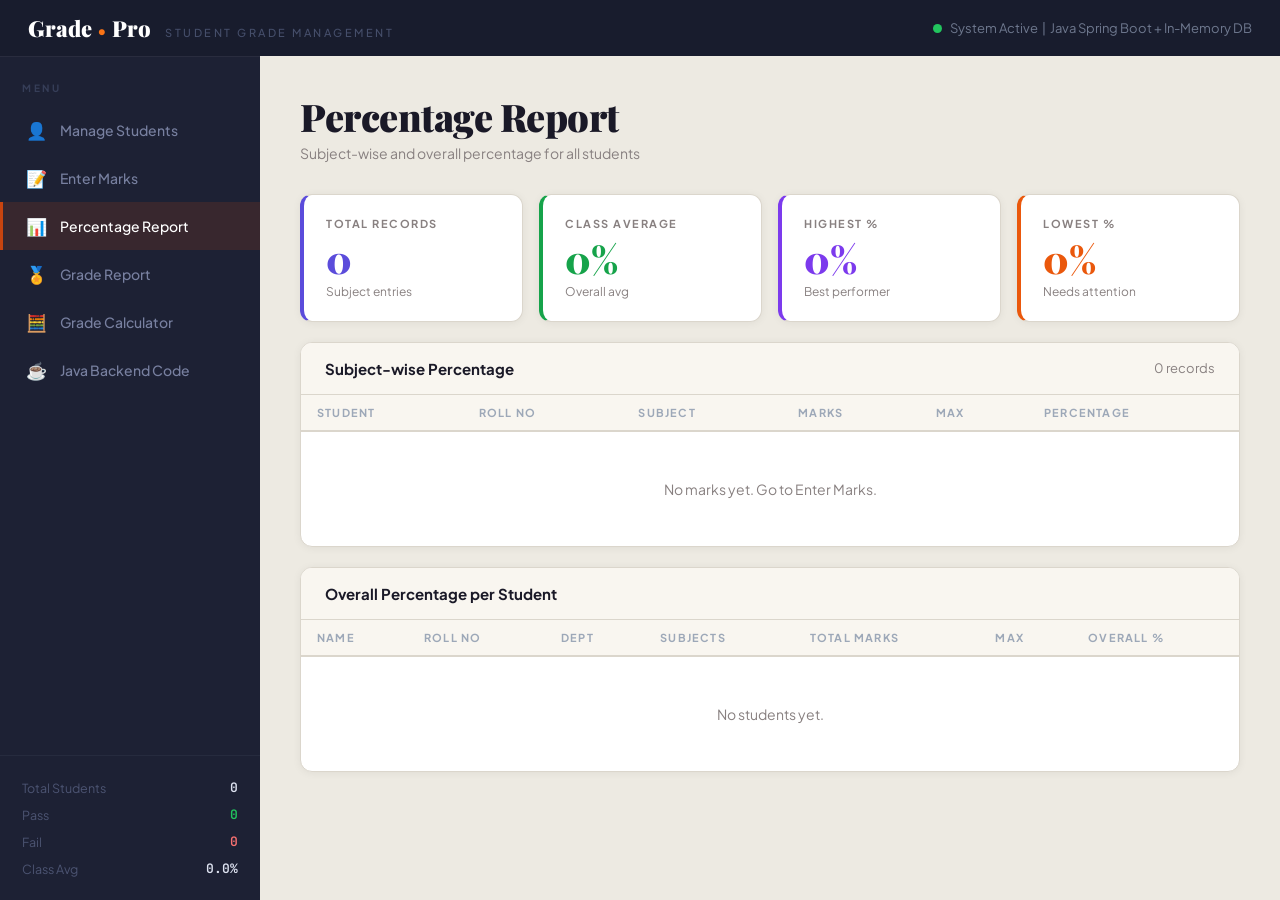
<file: percentage.html>
<!DOCTYPE html>
<html lang="en">
<head>
<meta charset="UTF-8">
<meta name="viewport" content="width=device-width,initial-scale=1.0">
<title>Percentage Report | GradePro</title>
<link rel="stylesheet" href="style.css">
</head>
<body>

<div class="topbar">
  <a class="logo" href="index.html"><span class="logo-grade">Grade</span><span class="logo-dot">•</span><span class="logo-pro">Pro</span><span class="logo-sub">Student Grade Management</span></a>
  <div class="topbar-r"><span class="sdot"></span>System Active &nbsp;|&nbsp; Java Spring Boot + In-Memory DB</div>
</div>

<div class="layout">
<aside class="sidebar">
  <div class="sb-label">MENU</div>
  <a class="nav-link" href="index.html"><span class="nav-icon">👤</span>Manage Students</a>
  <a class="nav-link" href="marks.html"><span class="nav-icon">📝</span>Enter Marks</a>
  <a class="nav-link active" href="percentage.html"><span class="nav-icon">📊</span>Percentage Report</a>
  <a class="nav-link" href="grade.html"><span class="nav-icon">🏅</span>Grade Report</a>
  <a class="nav-link" href="calculator.html"><span class="nav-icon">🧮</span>Grade Calculator</a>
  <a class="nav-link" href="java.html"><span class="nav-icon">☕</span>Java Backend Code</a>
  <div class="sb-stats">
    <div class="sb-row"><span>Total Students</span><span class="sb-val" id="sb-total">0</span></div>
    <div class="sb-row"><span>Pass</span><span class="sb-val" style="color:#22c55e" id="sb-pass">0</span></div>
    <div class="sb-row"><span>Fail</span><span class="sb-val" style="color:#f87171" id="sb-fail">0</span></div>
    <div class="sb-row"><span>Class Avg</span><span class="sb-val" id="sb-avg">0%</span></div>
  </div>
</aside>

<main class="main">
  <div class="ph"><h1>Percentage Report</h1><p>Subject-wise and overall percentage for all students</p></div>

  <div class="stat-grid" id="stat-grid"></div>

  <div class="card">
    <div class="card-top"><h2>Subject-wise Percentage</h2><span class="muted" id="rec-cnt" style="font-size:13px">0 records</span></div>
    <div class="tw">
      <table>
        <thead><tr><th>Student</th><th>Roll No</th><th>Subject</th><th>Marks</th><th>Max</th><th>Percentage</th></tr></thead>
        <tbody id="subj-tb"></tbody>
      </table>
    </div>
  </div>

  <div class="card">
    <div class="card-top"><h2>Overall Percentage per Student</h2></div>
    <div class="tw">
      <table>
        <thead><tr><th>Name</th><th>Roll No</th><th>Dept</th><th>Subjects</th><th>Total Marks</th><th>Max</th><th>Overall %</th></tr></thead>
        <tbody id="overall-tb"></tbody>
      </table>
    </div>
  </div>
</main>
</div>

<div class="toast" id="toast"><span id="toast-icon">✓</span><span id="toast-msg"></span></div>
<script src="database.js"></script>
<script src="helpers.js"></script>
<script>
window.onload=function(){ updateSidebar(); renderStats(); renderSubj(); renderOverall(); };

function sc(label,val,sub,c){
  return '<div class="stat-card" style="--sc:'+c+'"><div class="sc-lbl">'+label+'</div><div class="sc-val">'+val+'</div><div class="sc-sub">'+sub+'</div></div>';
}
function renderStats(){
  var list=db_getAllStudents(), g=db_getAllGrades(), high=0,low=999,tP=0,cnt=0;
  for(var i=0;i<list.length;i++){var s=calc_summary(list[i].id);if(s.pct>0){if(s.pct>high)high=s.pct;if(s.pct<low)low=s.pct;tP+=s.pct;cnt++;}}
  var avg=cnt?(tP/cnt).toFixed(1):0; if(low===999)low=0;
  document.getElementById("stat-grid").innerHTML=
    sc("Total Records",g.length,"Subject entries","#5b4cdb")+
    sc("Class Average",avg+"%","Overall avg","#16a34a")+
    sc("Highest %",high+"%","Best performer","#7c3aed")+
    sc("Lowest %",low+"%","Needs attention","#ea580c");
}
function renderSubj(){
  var g=db_getAllGrades(),tb=document.getElementById("subj-tb");
  document.getElementById("rec-cnt").textContent=g.length+" records";
  if(!g.length){tb.innerHTML='<tr class="empty-r"><td colspan="6">No marks yet. Go to Enter Marks.</td></tr>';return;}
  var h="";
  for(var i=0;i<g.length;i++){
    var r=g[i],s=db_getStudentById(r.studentId),pct=calc_pct(r.marks,r.max);
    h+='<tr><td><strong>'+(s?s.name:"—")+'</strong></td><td><span class="mono bold blue">'+(s?s.roll:"—")+'</span></td><td>'+r.subject+'</td><td class="mono bold">'+r.marks+'</td><td class="mono muted">'+r.max+'</td><td>'+progressBar(pct)+'</td></tr>';
  }
  tb.innerHTML=h;
}
function renderOverall(){
  var list=db_getAllStudents(),tb=document.getElementById("overall-tb");
  if(!list.length){tb.innerHTML='<tr class="empty-r"><td colspan="7">No students yet.</td></tr>';return;}
  var h="";
  for(var i=0;i<list.length;i++){
    var s=list[i],gs=db_getGradesByStudentId(s.id),sm=calc_summary(s.id);
    h+='<tr><td><strong>'+s.name+'</strong></td><td><span class="mono bold blue">'+s.roll+'</span></td><td class="muted">'+s.dept+'</td><td class="mono" style="text-align:center">'+gs.length+'</td><td class="mono">'+sm.obt+'</td><td class="mono">'+sm.max+'</td><td>'+(sm.pct>0?progressBar(sm.pct):'<span class="muted">No marks</span>')+'</td></tr>';
  }
  tb.innerHTML=h;
}
</script>
</body>
</html>
</file>
<file: style.css>
/* ============================================================
   GradePro — style.css
   Exact match to screenshot:
   • Dark navy topbar + sidebar
   • Beige/cream background
   • Playfair Display serif headings
   • Grade • Pro logo with orange dot
   ============================================================ */

@import url('https://fonts.googleapis.com/css2?family=Playfair+Display:wght@700;900&family=Plus+Jakarta+Sans:wght@400;500;600;700&family=JetBrains+Mono:wght@400;500&display=swap');

:root {
    --bg     : #edeae2;      /* beige background */
    --white  : #ffffff;
    --navy   : #181c2d;      /* topbar */
    --side   : #1d2134;      /* sidebar */
    --ink    : #1a1927;      /* heading text */
    --muted  : #888080;
    --border : #dbd6cc;
    --red    : #c8440f;      /* orange-red accent (active nav) */
    --blue   : #5b4cdb;      /* purple-blue */
    --green  : #16a34a;
    --orange : #ea580c;
    --rose   : #dc2626;
    --shadow : 0 1px 8px rgba(0,0,0,0.06);
    --r      : 12px;
}

* { margin:0; padding:0; box-sizing:border-box; }

body { background:var(--bg); font-family:'Plus Jakarta Sans',sans-serif; color:var(--ink); min-height:100vh; }

/* ════════ TOPBAR ════════════════════════════════════════════ */
.topbar {
    background:var(--navy); height:56px; padding:0 28px;
    display:flex; align-items:center; justify-content:space-between;
    position:sticky; top:0; z-index:200;
    box-shadow:0 1px 0 rgba(255,255,255,0.05);
}

/* Logo: "Grade • Pro  STUDENT GRADE MANAGEMENT" */
.logo { display:flex; align-items:baseline; text-decoration:none; gap:0; }
.logo-grade { font-family:'Playfair Display',serif; font-size:22px; font-weight:900; color:#fff; }
.logo-dot   { color:#f97316; font-size:18px; margin:0 5px; line-height:1; }
.logo-pro   { font-family:'Playfair Display',serif; font-size:22px; font-weight:900; color:#fff; }
.logo-sub   { font-size:11px; font-weight:500; color:#454e6a; letter-spacing:2.5px; text-transform:uppercase; margin-left:14px; }

.topbar-r { display:flex; align-items:center; gap:8px; font-size:13px; color:#6e788e; }
.sdot { width:9px; height:9px; border-radius:50%; background:#22c55e; animation:pulse 2s infinite; }
@keyframes pulse { 0%,100%{opacity:1} 50%{opacity:.35} }

/* ════════ LAYOUT ════════════════════════════════════════════ */
.layout { display:grid; grid-template-columns:260px 1fr; min-height:calc(100vh - 56px); }

/* ════════ SIDEBAR ═══════════════════════════════════════════ */
.sidebar {
    background:var(--side); padding:26px 0 0;
    display:flex; flex-direction:column;
    position:sticky; top:56px; height:calc(100vh - 56px); overflow-y:auto;
}

.sb-label {
    font-size:10px; font-weight:700; text-transform:uppercase;
    letter-spacing:2.5px; color:#363e58; padding:0 22px; margin-bottom:12px;
}

/* Nav items — matches screenshot exactly */
.nav-link {
    display:flex; align-items:center; gap:13px;
    padding:13px 22px; font-size:14px; font-weight:500;
    color:#7880a0; text-decoration:none;
    border-left:3px solid transparent; transition:all 0.15s;
}
.nav-link:hover { color:#c0c8e0; background:rgba(255,255,255,0.04); }

/* Active — orange left border + subtle highlight */
.nav-link.active { color:#fff; background:rgba(200,68,15,0.16); border-left-color:var(--red); }

.nav-icon { font-size:17px; width:22px; text-align:center; flex-shrink:0; }

/* Bottom stats panel */
.sb-stats { margin-top:auto; padding:18px 22px; border-top:1px solid #262b3e; }
.sb-row   { display:flex; justify-content:space-between; align-items:center; padding:5px 0; font-size:12.5px; color:#4c5472; }
.sb-val   { font-family:'JetBrains Mono',monospace; font-weight:600; font-size:13px; color:#dde2f0; }

/* ════════ MAIN CONTENT ══════════════════════════════════════ */
.main { padding:40px; }

/* Page heading */
.ph { margin-bottom:32px; }
.ph h1 { font-family:'Playfair Display',serif; font-size:38px; font-weight:900; color:var(--ink); line-height:1.1; letter-spacing:-0.5px; }
.ph p  { font-size:14px; color:var(--muted); margin-top:6px; }

/* ════════ CARDS ═════════════════════════════════════════════ */
.card { background:var(--white); border:1px solid var(--border); border-radius:var(--r); box-shadow:var(--shadow); margin-bottom:20px; overflow:hidden; }
.card-top { padding:16px 24px; border-bottom:1px solid var(--border); background:#f9f6f0; display:flex; align-items:center; justify-content:space-between; }
.card-top h2 { font-size:15px; font-weight:700; color:var(--ink); }
.card-body { padding:24px; }

/* ════════ FORMS ═════════════════════════════════════════════ */
.form-grid { display:grid; grid-template-columns:repeat(auto-fit,minmax(200px,1fr)); gap:18px; }
.fg { display:flex; flex-direction:column; gap:6px; }
.fg label { font-size:11px; font-weight:700; text-transform:uppercase; letter-spacing:1px; color:#9da8b8; }
.fg input, .fg select {
    padding:11px 14px; border:1.5px solid var(--border); border-radius:8px;
    font-size:14px; font-family:'Plus Jakarta Sans',sans-serif;
    color:var(--ink); background:#fff; outline:none;
    transition:border-color 0.2s, box-shadow 0.2s;
}
.fg input::placeholder { color:#c5beb5; }
.fg input:focus, .fg select:focus { border-color:var(--blue); box-shadow:0 0 0 3px rgba(91,76,219,0.1); }
.fa { display:flex; gap:10px; margin-top:20px; flex-wrap:wrap; }

/* ════════ BUTTONS ═══════════════════════════════════════════ */
.btn { padding:11px 22px; border:none; border-radius:9px; font-family:'Plus Jakarta Sans',sans-serif; font-size:14px; font-weight:600; cursor:pointer; transition:all 0.18s; display:inline-flex; align-items:center; gap:7px; }
.btn-dark { background:var(--ink); color:#fff; }
.btn-dark:hover { background:var(--red); transform:translateY(-1px); box-shadow:0 4px 14px rgba(200,68,15,0.28); }
.btn-ghost { background:#fff; border:1.5px solid var(--border); color:var(--ink); }
.btn-ghost:hover { border-color:#aaa; }

/* Small table buttons */
.tb { padding:5px 11px; font-size:12px; border-radius:6px; cursor:pointer; font-weight:600; font-family:'Plus Jakarta Sans',sans-serif; transition:all 0.15s; border:1px solid; }
.tb-edit   { background:#ede9fe; color:#5b4cdb; border-color:#c4b5fd; }
.tb-edit:hover   { background:#5b4cdb; color:#fff; border-color:#5b4cdb; }
.tb-marks  { background:#dcfce7; color:#16a34a; border-color:#86efac; }
.tb-marks:hover  { background:#16a34a; color:#fff; border-color:#16a34a; }
.tb-del    { background:#fee2e2; color:#dc2626; border-color:#fca5a5; }
.tb-del:hover    { background:#dc2626; color:#fff; border-color:#dc2626; }

/* ════════ TABLE ═════════════════════════════════════════════ */
.tw { overflow-x:auto; }
table { width:100%; border-collapse:collapse; }
thead th { padding:11px 16px; text-align:left; font-size:11px; font-weight:700; text-transform:uppercase; letter-spacing:1.2px; color:#9da8b8; background:#f9f6f0; border-bottom:2px solid var(--border); }
tbody tr { border-bottom:1px solid #ede9e0; transition:background 0.12s; }
tbody tr:hover { background:#f9f6f0; }
tbody tr:last-child { border-bottom:none; }
tbody td { padding:13px 16px; font-size:14px; }
.empty-r td { text-align:center; padding:48px; color:var(--muted); font-size:14px; }

/* ════════ STAT CARDS ════════════════════════════════════════ */
.stat-grid { display:grid; grid-template-columns:repeat(auto-fit,minmax(160px,1fr)); gap:16px; margin-bottom:20px; }
.stat-card { background:var(--white); border:1px solid var(--border); border-radius:var(--r); padding:22px; box-shadow:var(--shadow); border-left:4px solid var(--sc,#5b4cdb); }
.sc-lbl { font-size:11px; font-weight:700; text-transform:uppercase; letter-spacing:1.5px; color:var(--muted); }
.sc-val { font-family:'Playfair Display',serif; font-size:38px; font-weight:900; color:var(--sc,#5b4cdb); line-height:1.1; margin-top:8px; }
.sc-sub { font-size:12px; color:var(--muted); margin-top:4px; }

/* ════════ GRADE BADGES ══════════════════════════════════════ */
.gp { width:36px; height:36px; border-radius:50%; display:inline-flex; align-items:center; justify-content:center; font-weight:800; font-size:12px; }
.gAp { background:#dcfce7; color:#15803d; }
.gA  { background:#d1fae5; color:#065f46; }
.gB  { background:#dbeafe; color:#1d4ed8; }
.gC  { background:#fef9c3; color:#854d0e; }
.gD  { background:#ffedd5; color:#c2410c; }
.gF  { background:#fee2e2; color:#b91c1c; }
.gDash { background:#f1f5f9; color:#64748b; }
.rb { padding:4px 12px; border-radius:20px; font-size:12px; font-weight:700; }
.rb-p { background:#dcfce7; color:#16a34a; }
.rb-f { background:#fee2e2; color:#dc2626; }

/* ════════ PROGRESS BAR ══════════════════════════════════════ */
.pb-wrap  { display:flex; align-items:center; gap:8px; min-width:120px; }
.pb-bar   { flex:1; height:6px; background:#e6e1d8; border-radius:99px; overflow:hidden; }
.pb-fill  { height:100%; border-radius:99px; transition:width 0.5s; }
.pb-lbl   { font-size:12px; font-weight:700; font-family:'JetBrains Mono',monospace; min-width:44px; }

/* ════════ MARKS INPUT ═══════════════════════════════════════ */
.mk { width:110px; padding:8px 11px; border:1.5px solid var(--border); border-radius:7px; font-size:14px; font-family:'Plus Jakarta Sans',sans-serif; color:var(--ink); outline:none; transition:border-color 0.2s; }
.mk:focus { border-color:var(--blue); box-shadow:0 0 0 3px rgba(91,76,219,0.1); }
.mk-sm { width:75px; }

/* ════════ CALCULATOR ════════════════════════════════════════ */
.cr { display:grid; grid-template-columns:2fr 1fr 1fr 36px; gap:10px; align-items:center; margin-bottom:10px; }
.cr input { padding:10px 12px; border:1.5px solid var(--border); border-radius:8px; font-size:14px; font-family:'Plus Jakarta Sans',sans-serif; color:var(--ink); background:#fff; outline:none; transition:border-color 0.2s; width:100%; }
.cr input:focus { border-color:var(--blue); }
.cr-rm { background:#fee2e2; color:#dc2626; border:none; border-radius:7px; width:34px; height:34px; font-size:15px; font-weight:700; cursor:pointer; transition:all 0.15s; }
.cr-rm:hover { background:#dc2626; color:#fff; }
.res-box { background:var(--navy); color:#fff; border-radius:var(--r); padding:28px; margin-top:24px; display:none; }
.res-box.show { display:block; }
.res-g { font-family:'Playfair Display',serif; font-size:64px; font-weight:900; line-height:1; }
.res-p { font-size:20px; font-weight:700; margin-top:10px; font-family:'JetBrains Mono',monospace; }
.res-m { font-size:13px; color:#7880a0; margin-top:12px; line-height:2; }
.res-t { display:inline-block; padding:5px 14px; border-radius:20px; font-size:13px; font-weight:700; margin-top:10px; }

/* ════════ JAVA CODE ═════════════════════════════════════════ */
.code-panel { background:#1e1e2e; border-radius:var(--r); margin-bottom:20px; overflow:hidden; }
.code-head  { background:#25253e; padding:12px 18px; display:flex; align-items:center; gap:8px; }
.code-dots  { display:flex; gap:6px; }
.code-dot   { width:12px; height:12px; border-radius:50%; }
.code-title { color:#5a6280; font-size:12px; flex:1; text-align:center; font-family:'JetBrains Mono',monospace; }
.code-body  { padding:20px; overflow-x:auto; font-family:'JetBrains Mono',monospace; font-size:13px; line-height:1.9; }
.jk{color:#569cd6}.jt{color:#4ec9b0}.jm{color:#dcdcaa}.js{color:#ce9178}.jn{color:#b5cea8}.jv{color:#9cdcfe}.jc{color:#6a9955}.jp{color:#c586c0}

/* ════════ TOAST ═════════════════════════════════════════════ */
.toast { position:fixed; bottom:26px; right:26px; background:var(--navy); color:#fff; padding:13px 20px; border-radius:10px; font-size:14px; font-weight:500; display:flex; align-items:center; gap:8px; box-shadow:0 8px 28px rgba(0,0,0,0.24); transform:translateY(80px); opacity:0; transition:all 0.38s cubic-bezier(0.34,1.56,0.64,1); z-index:9999; max-width:320px; }
.toast.show { transform:translateY(0); opacity:1; }

/* ════════ GRADING SCALE ════════════════════════════════════ */
.scale-grid { display:grid; grid-template-columns:repeat(auto-fit,minmax(142px,1fr)); gap:12px; }
.scale-box  { border-radius:10px; padding:14px 16px; display:flex; align-items:center; gap:12px; }
.scale-ltr  { font-family:'Playfair Display',serif; font-size:28px; font-weight:900; }

/* ════════ UTILITIES ═════════════════════════════════════════ */
.mono { font-family:'JetBrains Mono',monospace; font-size:13px; }
.blue { color:var(--blue); }
.muted{ color:var(--muted); }
.bold { font-weight:700; }

/* ════════ RESPONSIVE ════════════════════════════════════════ */
@media(max-width:768px) {
    .layout { grid-template-columns:1fr; }
    .sidebar { display:none; }
    .main { padding:20px; }
    .ph h1 { font-size:28px; }
}
</file>
